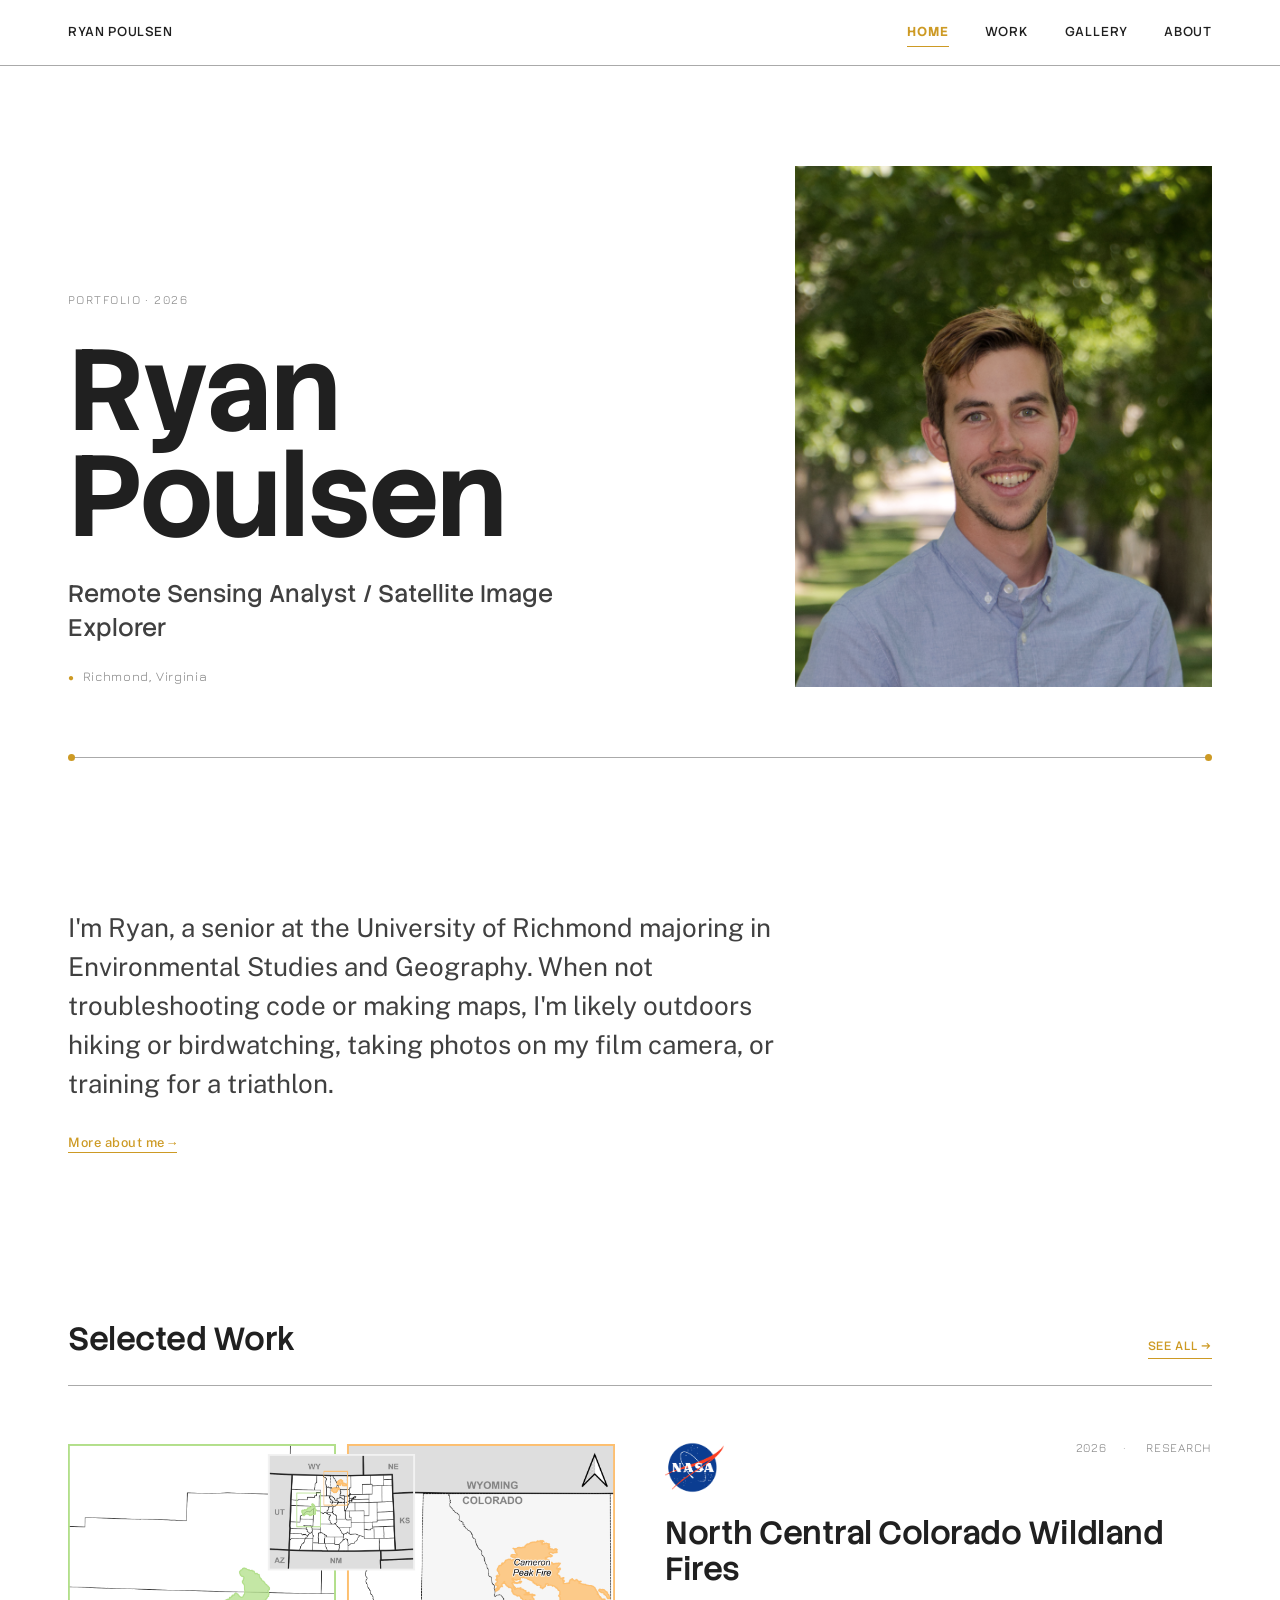
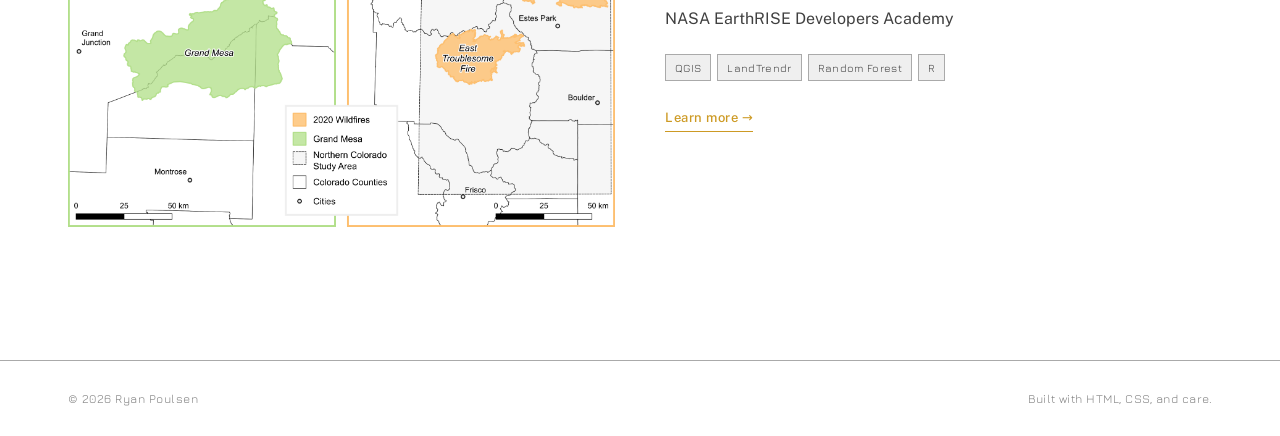
<file: index.html>
<!DOCTYPE html>
<html lang="en">
<head>
<meta charset="UTF-8">
<meta name="viewport" content="width=device-width, initial-scale=1.0">
<title data-page="">Loading...</title>

<link rel="preconnect" href="https://fonts.googleapis.com">
<link rel="preconnect" href="https://fonts.gstatic.com" crossorigin>
<link href="https://fonts.googleapis.com/css2?family=Jura:wght@300..700&family=Public+Sans:ital,wght@0,100..900;1,100..900&family=Stack+Sans+Text:wght@200..700&display=swap" rel="stylesheet">
<link rel="stylesheet" href="styles.css">
</head>
<body>

<header id="site-header" class="site-header"></header>

<main>

  <!-- HERO -->
  <section class="hero">
    <div class="hero-grid">
      <div class="hero-text">
        <p class="hero-eyebrow">Portfolio · 2026</p>
        <h1 class="hero-name" data-bind="name"></h1>
        <p class="hero-tagline" data-bind="tagline"></p>
        <p class="hero-location">
          <span class="loc-dot">●</span>
          <span data-bind="location"></span>
        </p>
      </div>
      <div class="hero-photo">
        <img data-bind="headshot" alt="" />
      </div>
    </div>
    <div class="hero-rule"></div>
  </section>

  <!-- SHORT BIO + CTA -->
  <section class="intro">
    <!-- <div class="section-head">
       <span class="section-num">01</span>
      <h2 class="section-title">Hey!</h2>
    </div> -->
    <p class="intro-text" data-bind="shortBio"></p>
    <p class="intro-cta">
      <a class="link-primary" href="about.html">More about me →</a>
    </p>
  </section>

  <!-- FEATURED PROJECTS -->
  <section class="projects">
    <div class="section-head">
      <!-- <span class="section-num">02</span> -->
      <h2 class="section-title">Selected Work</h2>
      <a class="section-aside" href="projects.html">See all →</a>
    </div>
    <div class="project-list" data-bind="projects" data-mode="featured"></div>
  </section>

</main>

<footer id="site-footer" class="site-footer"></footer>

<script src="config.js"></script>
<script src="components.js"></script>
</body>
</html>
</file>
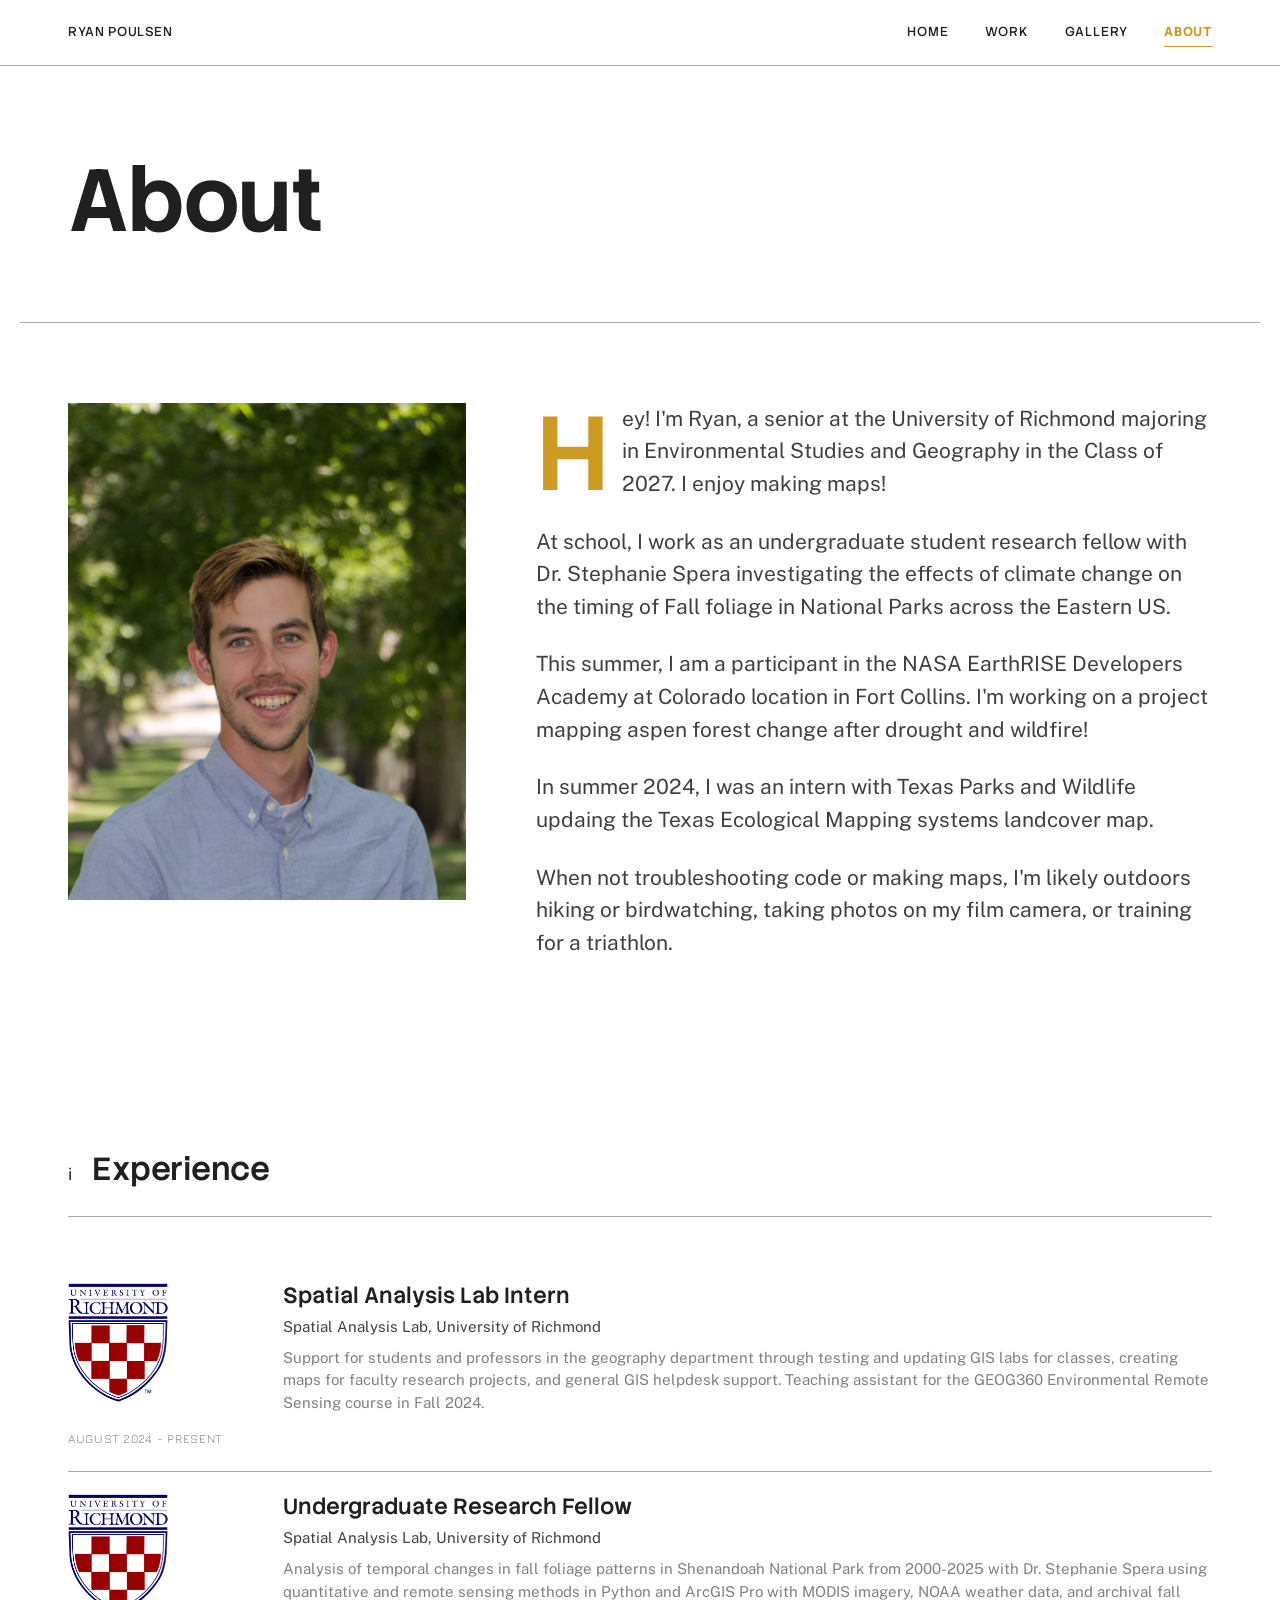
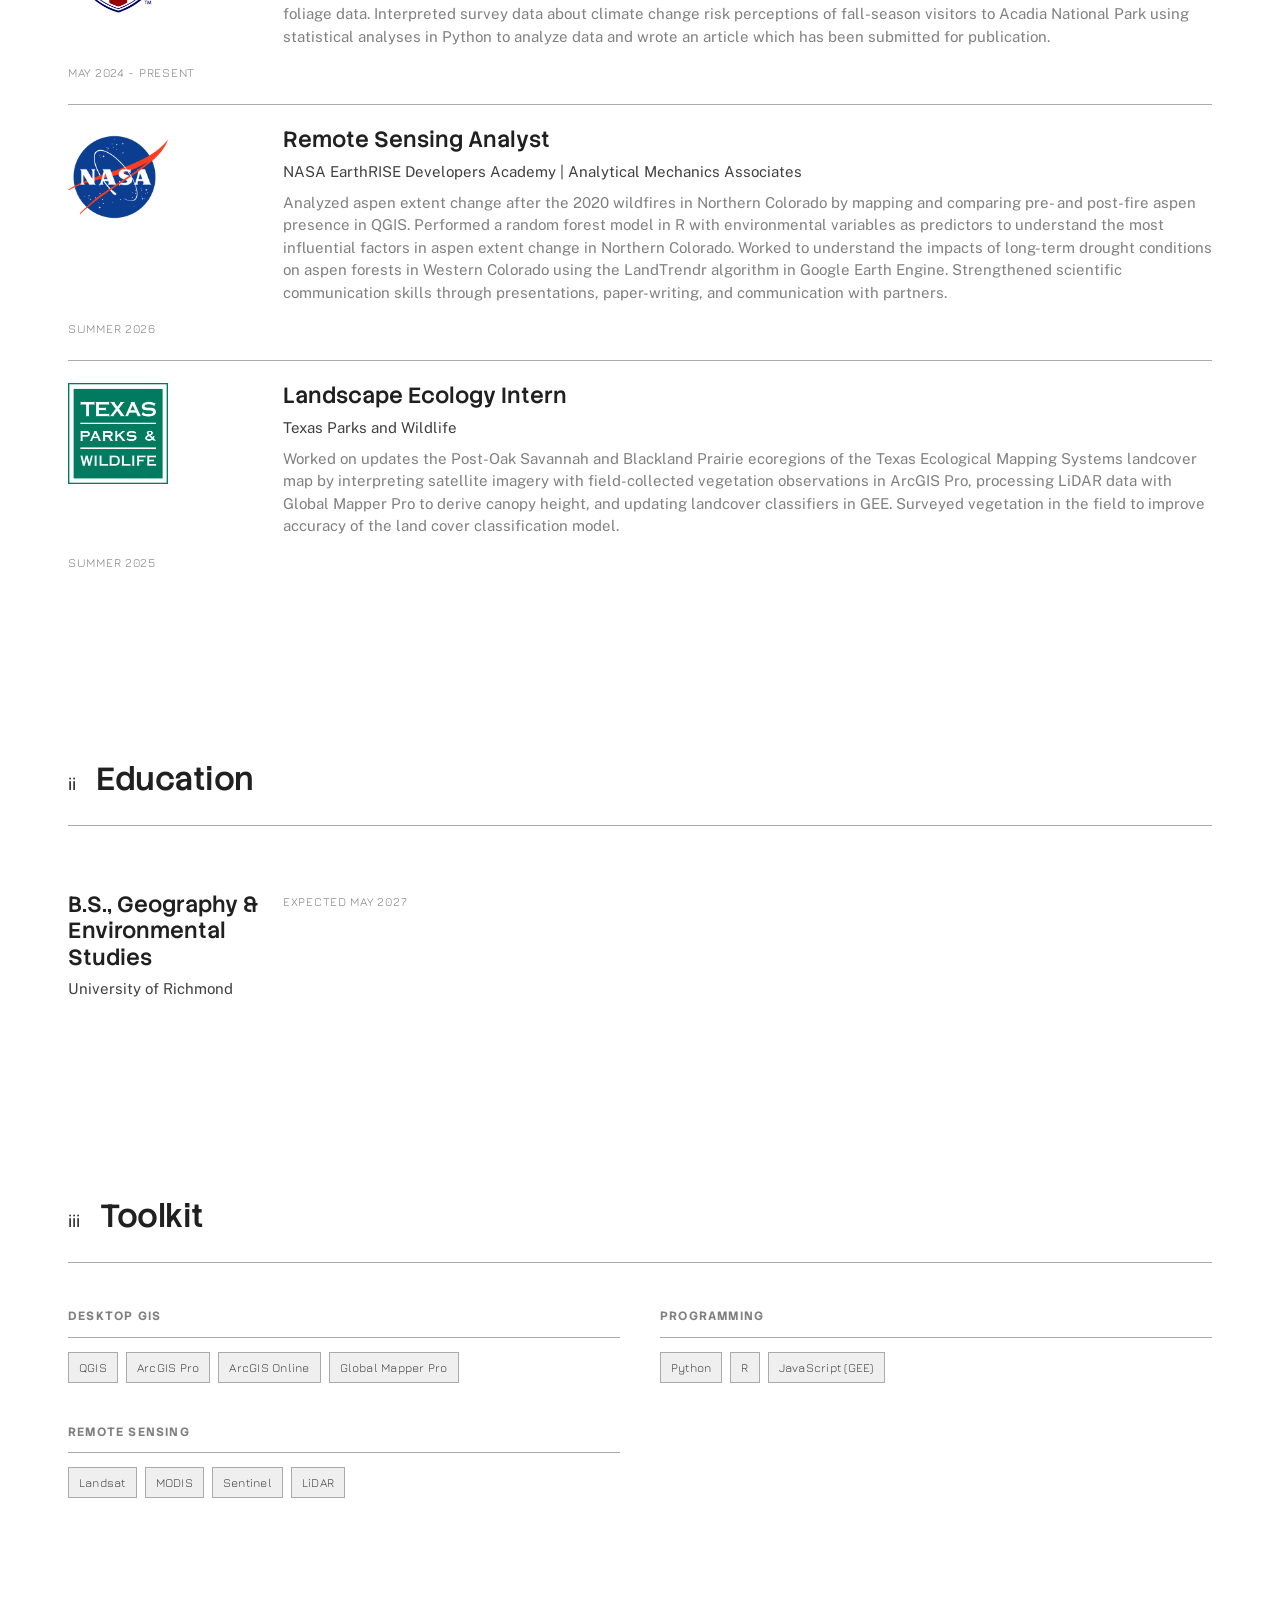
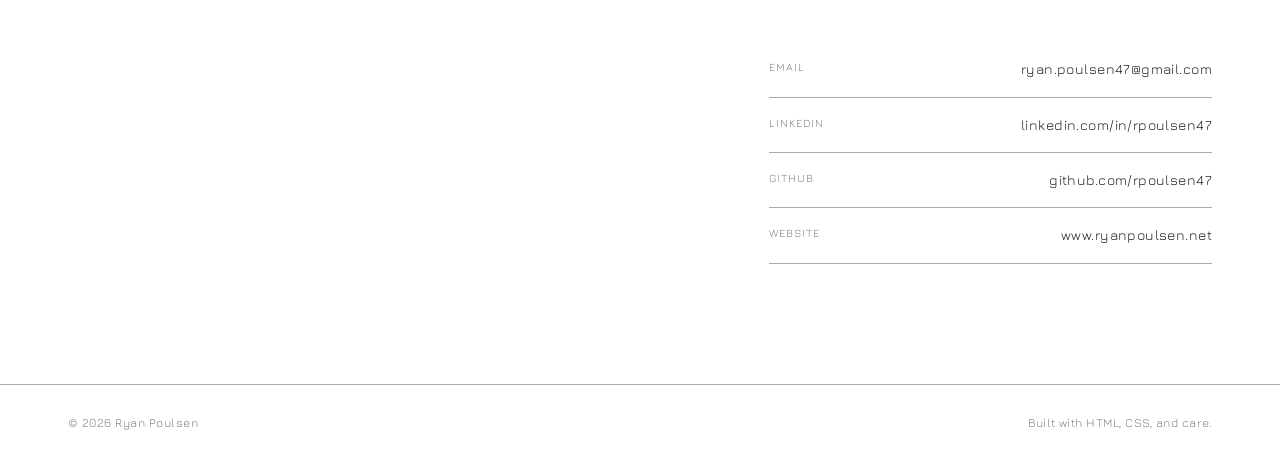
<file: about.html>
<!DOCTYPE html>
<html lang="en">
<head>
<meta charset="UTF-8">
<meta name="viewport" content="width=device-width, initial-scale=1.0">
<title data-page="About">Loading...</title>

<link rel="preconnect" href="https://fonts.googleapis.com">
<link rel="preconnect" href="https://fonts.gstatic.com" crossorigin>
<link href="https://fonts.googleapis.com/css2?family=Jura:wght@300..700&family=Public+Sans:ital,wght@0,100..900;1,100..900&family=Stack+Sans+Text:wght@200..700&display=swap" rel="stylesheet">
<link rel="stylesheet" href="styles.css">
</head>
<body>

<header id="site-header" class="site-header"></header>

<main>

  <section class="page-head">
    <!-- <p class="page-eyebrow">Section · 03</p> -->
    <h1 class="page-title">About</h1>
  </section>

  <section class="about-page">
    <div class="about-page-grid">
      <div class="about-photo">
        <img data-bind="headshot" alt="" />
      </div>
      <div class="about-prose" data-bind="longBio"></div>
    </div>
  </section>

  <section class="cv-section">
    <div class="section-head">
      <span class="section-num">i</span>
      <h2 class="section-title">Experience</h2>
    </div>
    <ul class="cv-list" data-bind="experience"></ul>
  </section>

  <section class="cv-section">
    <div class="section-head">
      <span class="section-num">ii</span>
      <h2 class="section-title">Education</h2>
    </div>
    <ul class="cv-list" data-bind="education"></ul>
  </section>

  <section class="cv-section">
    <div class="section-head">
      <span class="section-num">iii</span>
      <h2 class="section-title">Toolkit</h2>
    </div>
    <div class="skill-groups" data-bind="skillGroups"></div>
  </section>

  <section class="contact-full">
    <div class="contact-grid">
      <p class="contact-lead" data-bind="contactLead"></p>
      <ul class="contact-links" data-bind="contactLinks"></ul>
    </div>
  </section>

</main>

<footer id="site-footer" class="site-footer"></footer>

<script src="config.js"></script>
<script src="components.js"></script>
</body>
</html>
</file>
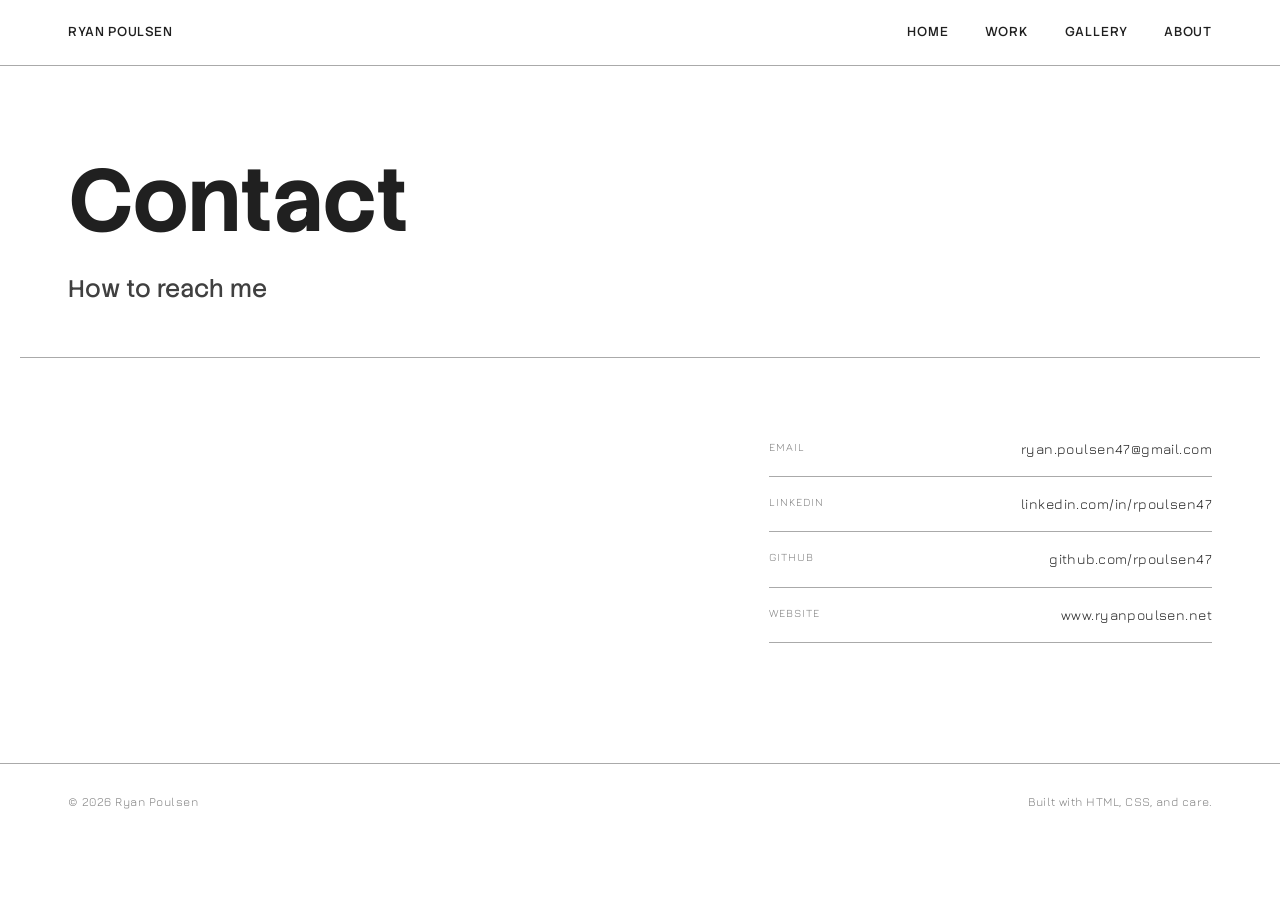
<file: contact.html>
<!DOCTYPE html>
<html lang="en">
<head>
<meta charset="UTF-8">
<meta name="viewport" content="width=device-width, initial-scale=1.0">
<title data-page="Contact">Loading...</title>

<link rel="preconnect" href="https://fonts.googleapis.com">
<link rel="preconnect" href="https://fonts.gstatic.com" crossorigin>
<link href="https://fonts.googleapis.com/css2?family=Jura:wght@300..700&family=Public+Sans:ital,wght@0,100..900;1,100..900&family=Stack+Sans+Text:wght@200..700&display=swap" rel="stylesheet">
<link rel="stylesheet" href="styles.css">
</head>
<body>

<header id="site-header" class="site-header"></header>

<main>

  <section class="page-head">
    <!-- <p class="page-eyebrow">Section · 04</p> -->
    <h1 class="page-title">Contact</h1>
      <p class="page-lead">How to reach me</p>
  </section>

  <section class="contact-full">
    <div class="contact-grid">
      <p class="contact-lead" data-bind="contactLead"></p>
      <ul class="contact-links" data-bind="contactLinks"></ul>
    </div>
  </section>

</main>

<footer id="site-footer" class="site-footer"></footer>

<script src="config.js"></script>
<script src="components.js"></script>
</body>
</html>
</file>
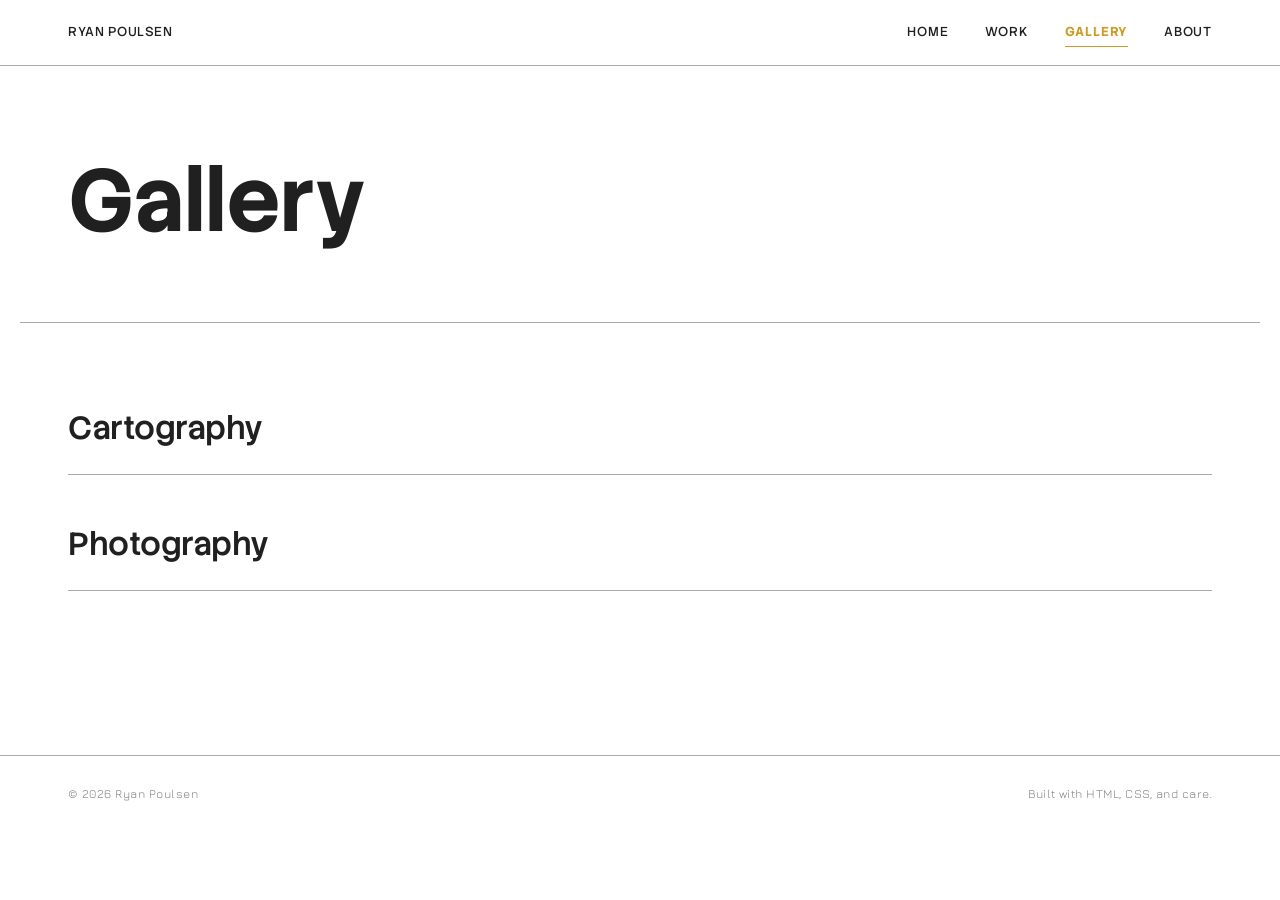
<file: gallery.html>
<!DOCTYPE html>
<html lang="en">
<head>
<meta charset="UTF-8">
<meta name="viewport" content="width=device-width, initial-scale=1.0">
<title data-page="Work">Loading...</title>

<link rel="preconnect" href="https://fonts.googleapis.com">
<link rel="preconnect" href="https://fonts.gstatic.com" crossorigin>
<link href="https://fonts.googleapis.com/css2?family=Jura:wght@300..700&family=Public+Sans:ital,wght@0,100..900;1,100..900&family=Stack+Sans+Text:wght@200..700&display=swap" rel="stylesheet">

<link rel="stylesheet" href="styles.css">
</head>
<body>

<header id="site-header" class="site-header"></header>

<main>

  <section class="page-head">
    <!-- <p class="page-eyebrow">Section · 02</p> -->
    <h1 class="page-title">Gallery</h1>
    <p class="page-lead">
      
    </p>
  </section>

  <section class="cv-section">
    <div class="section-head">
      <h2 class="section-title">Cartography</h2>
    </div>
    <div class="section-head">
      <h2 class="section-title">Photography</h2>
    </div>
  </section>

</main>

<footer id="site-footer" class="site-footer"></footer>

<script src="config.js"></script>
<script src="components.js"></script>
</body>
</html>
</file>
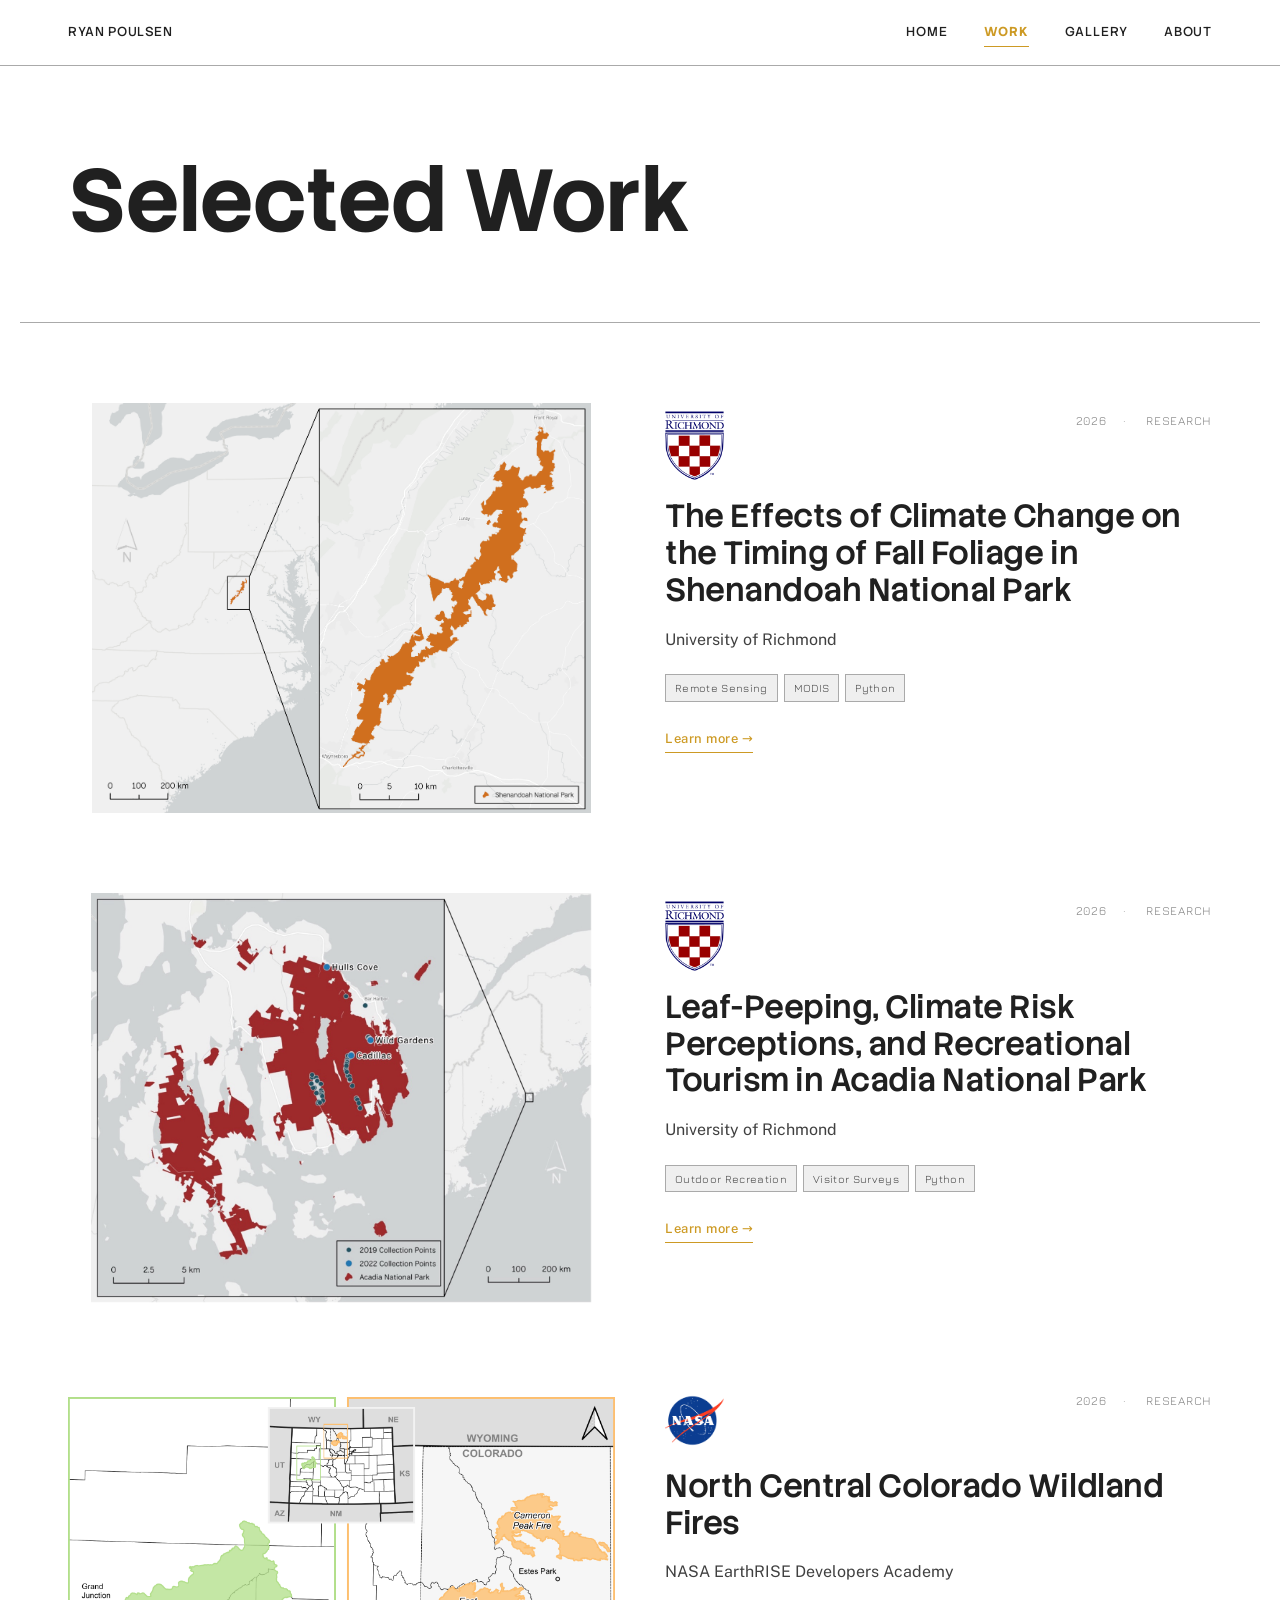
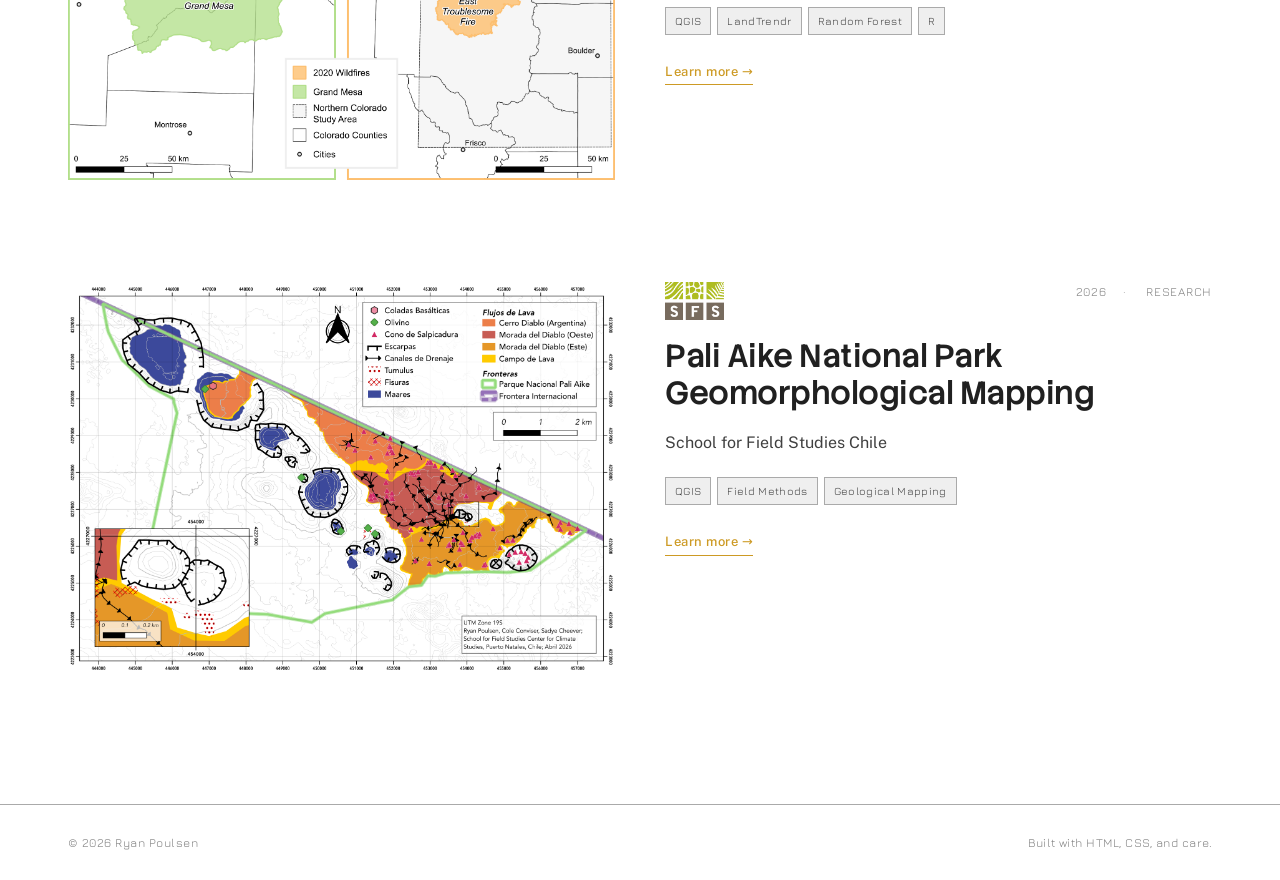
<file: projects.html>
<!DOCTYPE html>
<html lang="en">
<head>
<meta charset="UTF-8">
<meta name="viewport" content="width=device-width, initial-scale=1.0">
<title data-page="Work">Loading...</title>

<link rel="preconnect" href="https://fonts.googleapis.com">
<link rel="preconnect" href="https://fonts.gstatic.com" crossorigin>
<link href="https://fonts.googleapis.com/css2?family=Jura:wght@300..700&family=Public+Sans:ital,wght@0,100..900;1,100..900&family=Stack+Sans+Text:wght@200..700&display=swap" rel="stylesheet">

<link rel="stylesheet" href="styles.css">
</head>
<body>

<header id="site-header" class="site-header"></header>

<main>

  <section class="page-head">
    <!-- <p class="page-eyebrow">Section · 02</p> -->
    <h1 class="page-title">Selected Work</h1>
    <p class="page-lead">
      
    </p>
  </section>

  <section class="projects">
    <div class="project-list" data-bind="projects" data-mode="all"></div>
  </section>

</main>

<footer id="site-footer" class="site-footer"></footer>

<script src="config.js"></script>
<script src="components.js"></script>
</body>
</html>
</file>
<file: styles.css>
/* ============================================================
   GIS PORTFOLIO TEMPLATE — STYLESHEET
   ============================================================

   OPTIONAL: THEME PICKER
   ----------------------
   Five color themes are defined below. The "graphite" theme is
   active by default. To switch, comment out the active :root
   block (wrap it in slash-star and star-slash) and uncomment
   the one you want.

   Themes:
     1. graphite   — refined editorial black/cream (default)
     2. atlas      — classic atlas blue on warm paper
     3. terrain    — forest green and bone
     4. nocturne   — dark mode with amber accent
     5. risograph  — punchy red on off-white
   ============================================================ */

/* ---------- THEME 3: TERRAIN ---------- */
:root {
  --bg:           #ffffff;
  --bg-alt:       #efefef;
  --ink:          #202020;
  --ink-soft:     #404040;
  --ink-faint:    #808080;
  --rule:         #aaaaaa;
  --accent:       #cd9a24;
  --accent-soft:  #303030;
}


/* ============================================================
   ADVANCED: everything below this line controls layout and
   typography.
   ============================================================ */

* { box-sizing: border-box; margin: 0; padding: 0; }

html { scroll-behavior: smooth; }

body {
  background: var(--bg);
  color: var(--ink);
  font-family: 'Public Sans', system-ui;
  font-size: 17px;
  line-height: 1.6;
  -webkit-font-smoothing: antialiased;
  -moz-osx-font-smoothing: grayscale;
  position: relative;
  min-height: 100vh;
}

body::before {
  content: '';
  position: fixed;
  inset: 0;
  pointer-events: none;
  z-index: 1;
  background-image:
    radial-gradient(circle at 25% 35%, var(--paper-grain) 1px, transparent 1.5px),
    radial-gradient(circle at 75% 65%, var(--paper-grain) 1px, transparent 1.5px),
    radial-gradient(circle at 50% 80%, var(--paper-grain) 1px, transparent 1.5px);
  background-size: 4px 4px, 7px 7px, 5px 5px;
  opacity: 0.6;
}

main, header, footer { position: relative; z-index: 2; }

a {
  color: var(--ink);
  text-decoration: none;
  transition: color 0.2s ease;
}
a:hover { color: var(--accent); }

img { max-width: 100%; display: block; }


/* ============================================================
   HEADER (shared across all pages)
   ============================================================ */
.site-header {
  border-bottom: 1px solid var(--rule);
  background: var(--bg);
  position: sticky;
  top: 0;
  z-index: 50;
  backdrop-filter: blur(4px);
}

.header-inner {
  max-width: 1240px;
  margin: 0 auto;
  padding: 20px 48px;
  display: flex;
  justify-content: space-between;
  align-items: center;
}

.header-mark {
  display: flex;
  align-items: center;
  gap: 10px;
  font-family: 'Stack Sans Text', system-ui;
  font-size: 13px;
  letter-spacing: 0.04em;
  text-transform: uppercase;
}

.mark-glyph { font-size: 18px; color: var(--accent); }

.header-nav {
  display: flex;
  gap: 36px;
  font-family: 'Stack Sans Text', system-ui;
  font-size: 13px;
  font-weight: 400;
  letter-spacing: 0.06em;
  text-transform: uppercase;
}

.header-nav a {
  position: relative;
  padding: 2px 0;
}

.header-nav a.is-active {
  font-weight: 800;
  color: var(--accent);
}

.header-nav a.is-active::after {
  content: '';
  position: absolute;
  bottom: -2px;
  left: 0;
  right: 0;
  height: 1px;
  background: var(--accent);
}


/* ============================================================
   GENERIC PAGE HEAD (used on Projects, About, Contact)
   ============================================================ */
.page-head {
  max-width: 1240px;
  margin: 0 auto;
  padding: 90px 48px 50px;
  border-bottom: 1px solid var(--rule);
}

.page-eyebrow {
  font-family: 'Stack Sans Text', system-ui;
  font-size: 12px;
  letter-spacing: 0.12em;
  text-transform: uppercase;
  color: var(--ink-faint);
  margin-bottom: 22px;
}

.page-title {
  font-family: 'Stack Sans Text', system-ui;
  font-weight: 700;
  font-size: clamp(44px, 7vw, 88px);
  line-height: 1.0;
  letter-spacing: -0.025em;
  color: var(--ink);
  font-variation-settings: "opsz" 100;
  margin-bottom: 28px;
}

.page-lead {
  font-family: 'Stack Sans Text', system-ui;
  font-weight: 400;
  /* font-style: italic; */
  font-size: 24px;
  line-height: 1.45;
  color: var(--ink-soft);
  max-width: 640px;
}


/* ============================================================
   HERO (homepage)
   ============================================================ */
.hero {
  max-width: 1240px;
  margin: 0 auto;
  padding: 100px 48px 70px;
}

.hero-grid {
  display: grid;
  grid-template-columns: 1.6fr 1fr;
  gap: 60px;
  align-items: end;
}

.hero-eyebrow {
  font-family: 'Jura', monospace;
  font-size: 12px;
  letter-spacing: 0.12em;
  text-transform: uppercase;
  color: var(--ink-faint);
  margin-bottom: 28px;
}

.hero-name {
  font-family: 'Stack Sans Text', system-ui;
  font-weight: 800;
  font-size: clamp(56px, 9vw, 124px);
  line-height: 0.92;
  letter-spacing: -0.03em;
  color: var(--ink);
  font-variation-settings: "opsz" 120;
  margin-bottom: 28px;
}

.hero-tagline {
  font-family: 'Stack Sans Text', system-ui;
  font-weight: 400;
  /* font-style: italic; */
  font-size: 24px;
  line-height: 1.4;
  color: var(--ink-soft);
  max-width: 540px;
  margin-bottom: 22px;
}

.hero-location {
  font-family: 'Jura', monospace;
  font-size: 13px;
  letter-spacing: 0.05em;
  color: var(--ink-faint);
  display: flex;
  align-items: center;
  gap: 8px;
}

.loc-dot { color: var(--accent); font-size: 10px; }

.hero-photo {
  aspect-ratio: 4 / 5;
  overflow: hidden;
  /* border: 1px solid var(--rule); */
  background: var(--bg-alt);
  position: relative;
}

.hero-photo img {
  width: 100%;
  height: 100%;
  object-fit: cover;
  filter: grayscale(0.15) contrast(1.02);
}

.hero-rule {
  margin-top: 70px;
  height: 1px;
  background: var(--rule);
  position: relative;
}

.hero-rule::before,
.hero-rule::after {
  content: '';
  position: absolute;
  top: -3px;
  width: 7px;
  height: 7px;
  border-radius: 50%;
  background: var(--accent);
}
.hero-rule::before { left: 0; }
.hero-rule::after  { right: 0; }


/* ============================================================
   SECTION SHARED
   ============================================================ */
section {
  max-width: 1240px;
  margin: 0 auto;
  padding: 80px 48px;
}

.section-head {
  display: flex;
  align-items: baseline;
  gap: 20px;
  margin-bottom: 44px;
  padding-bottom: 20px;
  border-bottom: 1px solid var(--rule);
}

/* .section-num {
  font-family: 'Stack Sans Text', system-ui;
  font-size: 13px;
  letter-spacing: 0.08em;
  color: var(--accent);
} */

.section-title {
  font-family: 'Stack Sans Text', system-ui;
  font-weight: 500;
  font-size: 32px;
  letter-spacing: -0.015em;
  color: var(--ink);
  flex: 1;
}

.section-aside {
  font-family: 'Stack Sans Text', system-ui;
  font-size: 12px;
  letter-spacing: 0.06em;
  text-transform: uppercase;
  color: var(--accent);
  border-bottom: 1px solid var(--accent);
  padding-bottom: 2px;
}


/* ============================================================
   INTRO + CONTACT TEASE (homepage)
   ============================================================ */
.intro-text {
  font-family: 'Public Sans', system-ui;
  font-weight: 400;
  font-size: 26px;
  line-height: 1.5;
  color: var(--ink-soft);
  max-width: 760px;
  margin-bottom: 30px;
}

.intro-cta {
  font-family: 'Public Sans', system-ui;
  font-size: 13px;
}

.contact-lead {
  font-family: 'Stack Sans Text', system-ui;
  font-weight: 400;
  font-style: italic;
  font-size: 26px;
  line-height: 1.4;
  color: var(--ink-soft);
  max-width: 720px;
  margin-bottom: 24px;
}


/* ============================================================
   PROJECTS GRID — now cards link to detail pages
   ============================================================ */
.project-list {
  display: flex;
  flex-direction: column;
  gap: 80px;
}

.project-card {
  display: grid;
  grid-template-columns: 1fr 1fr;
  /* grid-template-rows: 1fr 1fr; */
  gap: 50px;
  align-items: start;
  text-decoration: none;
  color: var(--ink);
  padding: 8px;
  margin: -8px;
  border-radius: 2px;
  transition: background 0.3s ease;
}

.project-card:hover {
  background: var(--bg-alt);
  color: var(--ink);
}

/* .project-card:nth-child(even) .project-image { order: 2; } */

.project-image {
  aspect-ratio: 4 / 3;
  /* overflow: hidden; */
  /* border: 1px solid var(--rule);
  background: var(--bg-alt); */
  position: relative;
}

.project-image::after {
  content: '';
  position: absolute;
  inset: 0;
  /* background: linear-gradient(135deg, transparent 0%, transparent 60%, rgba(0, 0, 0, 0.04) 100%); */
  pointer-events: none;
}

.project-image img {
  width: 100%;
  height: 100%;
  object-fit: contain;
  transition: transform 0.6s cubic-bezier(0.2, 0.8, 0.2, 1);
}

.project-card:hover .project-image img { transform: scale(1.03); }

/* .project-card:nth-child(even) .project-logo { order: 4; } */

.project-logo {
  /* overflow: hidden; */
  /* border: 1px solid var(--rule);
  background: var(--bg-alt); */
  position: relative;
  align-self: start;
  align-items: start;
  justify-content: start;
}

/* .project-logo::after {
  content: '';
  position: relative;
  margin-left: 16px;
  pointer-events: none;
} */

.project-logo img {
  width: 15%;
  height: 15%;
  object-fit: contain;
  transition: transform 0.6s cubic-bezier(0.2, 0.8, 0.2, 1);
}

.project-card:hover .project-logo img { transform: scale(1.03); }

.project-body { padding-top: 8px; }

.project-meta {
  display: flex;
  grid-template-columns: 1fr 1fr;
  gap: 20px;
  font-family: 'Jura', monospace;
  font-size: 12px;
  letter-spacing: 0.06em;
  color: var(--ink-faint);
  text-transform: uppercase;
  margin-bottom: 18px;
}

.project-year::after {
  content: '·';
  margin-left: 16px;
  color: var(--rule);
}

.project-type::after { 
  margin-left: 16px;
  color: var(--accent);
}

.project-title {
  font-family: 'Stack Sans Text', system-ui;
  font-weight: 500;
  font-size: 32px;
  line-height: 1.15;
  letter-spacing: -0.015em;
  margin-bottom: 18px;
  color: var(--ink);
}

.project-card:hover .project-title { color: var(--accent); }

.project-blurb {
  font-size: 16px;
  line-height: 1.6;
  color: var(--ink-soft);
  margin-bottom: 22px;
  max-width: 460px;
}

.project-tags {
  list-style: none;
  display: flex;
  flex-wrap: wrap;
  gap: 6px;
  margin-bottom: 22px;
}

.project-tags li {
  font-family: 'Jura', monospace;
  font-size: 11px;
  padding: 4px 9px;
  border: 1px solid var(--rule);
  color: var(--ink-soft);
  letter-spacing: 0.03em;
  background: var(--bg-alt);
}

.project-card:hover .project-tags li { color: var(--accent); border-color: var(--accent);}

.project-cta {
  display: inline-block;
  font-family: 'Public Sans', system-ui;
  font-size: 13px;
  font-weight: 500;
  color: var(--accent);
  letter-spacing: 0.04em;
  border-bottom: 1px solid var(--accent);
  padding-bottom: 2px;
}


/* ============================================================
   ABOUT PAGE
   ============================================================ */
.about-page-grid {
  display: grid;
  grid-template-columns: 1fr 1.7fr;
  gap: 70px;
  align-items: start;
}

.about-photo {
  aspect-ratio: 4 / 5;
  overflow: hidden;
  /* border: 1px solid var(--rule); */
  background: var(--bg-alt);
  position: sticky;
  top: 100px;
}

.about-photo img {
  width: 100%;
  height: 100%;
  object-fit: cover;
  filter: grayscale(0.15) contrast(1.02);
}

.about-prose p {
  font-family: 'Public Sans', system-ui;
  font-weight: 400;
  font-size: 21px;
  line-height: 1.55;
  color: var(--ink-soft);
  margin-bottom: 1.2em;
}

.about-prose p:first-child::first-letter {
  font-family: 'Stack Sans Text', system-ui;
  font-size: 5em;
  line-height: 0.85;
  float: left;
  padding: 6px 12px 0 0;
  color: var(--accent);
  font-weight: 600;
}


/* CV-style lists (Experience, Education) */
.cv-list {
  list-style: flex;
  flex-direction: column;
  gap: 80px;
}

.cv-row {
  /* display: inline-grid; */
  display: grid;
  /* display: grid; */
  grid-template-columns: 200px 1fr;
  gap: 15px;
  padding: 22px 0;
  border-bottom: 1px solid var(--rule);
}

.cv-row:last-child { border-bottom: none; }

.cv-row-time {
  font-family: 'Jura', monospace;
  font-size: 12px;
  letter-spacing: 0.06em;
  color: var(--ink-faint);
  /* padding-top: 4px; */
  text-transform: uppercase;
  /* justify-content: flex-start; */
  order: 1;
}

.cv-row-title {
  font-family: 'Stack Sans Text', system-ui;
  font-weight: 500;
  font-size: 22px;
  line-height: 1.2;
  color: var(--ink);
  margin-bottom: 6px;
  justify-content: flex-start;
  order: 2;
}

.cv-row-org {
  font-size: 15px;
  color: var(--ink-soft);
  margin-bottom: 8px;
  justify-content: flex-start;
  order: 3;
}

.cv-row-note {
  font-size: 15px;
  color: var(--ink-faint);
  line-height: 1.5;
}

.cv-logo {
  position: relative;
  align-self: start;
  align-items: start;
  justify-content: start;
  order: 0;
}

.cv-logo img {
  width: 50%;
  height: 50%;
  object-fit: contain;
}

/* Skills grouped */
.skill-groups {
  display: grid;
  grid-template-columns: repeat(2, 1fr);
  gap: 40px;
}

.skill-group-label {
  font-family: 'Stack Sans Text', system-ui;
  font-size: 12px;
  letter-spacing: 0.1em;
  text-transform: uppercase;
  color: var(--ink-faint);
  margin-bottom: 14px;
  padding-bottom: 10px;
  border-bottom: 1px solid var(--rule);
}

.skill-group-list {
  list-style: none;
  display: flex;
  flex-wrap: wrap;
  gap: 8px;
}

.skill-group-list li {
  font-family: 'Jura', monospace;
  font-size: 12px;
  padding: 5px 10px;
  background: var(--bg-alt);
  border: 1px solid var(--rule);
  color: var(--ink-soft);
  letter-spacing: 0.02em;
}


/* ============================================================
   CONTACT PAGE
   ============================================================ */
.contact-grid {
  display: grid;
  grid-template-columns: 1.4fr 1fr;
  gap: 80px;
  align-items: start;
}

.contact-links {
  list-style: none;
  display: flex;
  flex-direction: column;
  gap: 0;
}

.contact-links li a {
  font-family: 'Jura', monospace;
  font-size: 14px;
  display: flex;
  justify-content: space-between;
  padding: 16px 0;
  border-bottom: 1px solid var(--rule);
  letter-spacing: 0.03em;
}

.contact-links li:first-child a { padding-top: 0; }

.contact-links li a:hover { border-bottom-color: var(--accent); }

.contact-links .link-label {
  color: var(--ink-faint);
  text-transform: uppercase;
  font-size: 11px;
  letter-spacing: 0.1em;
}

.contact-links .link-value { color: var(--ink); }


/* ============================================================
   PROJECT DETAIL PAGE
   ============================================================ */
.project-head {
  max-width: 880px;
  margin: 0 auto;
  padding: 90px 48px 50px;
}

.project-subtitle {
  font-family: 'Stack Sans Text', system-ui;
  font-weight: 400;
  font-style: italic;
  font-size: 24px;
  line-height: 1.45;
  color: var(--ink-soft);
  margin-bottom: 36px;
  max-width: 640px;
}

.project-meta-row {
  list-style: none;
  display: grid;
  grid-template-columns: repeat(4, 1fr);
  gap: 24px;
  padding: 24px 0 8px;
  border-top: 1px solid var(--rule);
  border-bottom: 1px solid var(--rule);
}

.project-meta-row li {
  display: flex;
  flex-direction: column;
  gap: 6px;
}

.meta-label {
  font-family: 'Stack Sans Text', system-ui;
  font-size: 11px;
  letter-spacing: 0.1em;
  text-transform: uppercase;
  color: var(--ink-faint);
}

.meta-value {
  font-size: 14px;
  color: var(--ink);
}

.project-hero {
  max-width: 1240px;
  margin: 0 auto;
  padding: 50px 48px 30px;
}

.project-hero figure {
  margin: 0;
  border: 1px solid var(--rule);
  background: var(--bg-alt);
  overflow: hidden;
}

.project-hero img {
  width: 100%;
  height: auto;
  display: block;
}

.project-hero figcaption,
.prose-figure figcaption {
  font-family: 'Stack Sans Text', system-ui;
  font-size: 12px;
  line-height: 1.5;
  letter-spacing: 0.02em;
  color: var(--ink-faint);
  padding: 14px 18px;
  border-top: 1px solid var(--rule);
  background: var(--bg);
}

.project-prose {
  max-width: 720px;
  margin: 0 auto;
  padding: 60px 48px;
}

.prose-h2 {
  font-family: 'Stack Sans Text', system-ui;
  font-weight: 500;
  font-size: 28px;
  letter-spacing: -0.015em;
  margin: 50px 0 20px;
  color: var(--ink);
}

.prose-h2:first-child { margin-top: 0; }

.project-prose p {
  font-size: 18px;
  line-height: 1.65;
  color: var(--ink-soft);
  margin-bottom: 1.1em;
}

.prose-figure {
  margin: 36px -60px;
  border: 1px solid var(--rule);
  background: var(--bg-alt);
}

.prose-figure img { width: 100%; }

.project-links-section {
  max-width: 880px;
  margin: 0 auto;
  padding: 40px 48px 20px;
}

.link-list { list-style: none; }

.link-list li {
  padding: 18px 0;
  border-bottom: 1px solid var(--rule);
  display: flex;
  align-items: baseline;
  gap: 24px;
  flex-wrap: wrap;
}

.link-note {
  color: var(--ink-faint);
  font-size: 14px;
  flex: 1;
  min-width: 200px;
}

.project-back {
  max-width: 880px;
  margin: 0 auto;
  padding: 30px 48px 80px;
}


/* ============================================================
   LINK STYLES
   ============================================================ */
.link-primary {
  font-family: 'Public Sans', monospace;
  font-size: 13px;
  font-weight: 500;
  color: var(--accent);
  letter-spacing: 0.04em;
  border-bottom: 1px solid var(--accent);
  padding-bottom: 2px;
}

.link-primary:hover {
  color: var(--ink);
  border-bottom-color: var(--ink);
}


/* ============================================================
   FOOTER
   ============================================================ */
.site-footer {
  border-top: 1px solid var(--rule);
  margin-top: 40px;
}

.footer-inner {
  max-width: 1240px;
  margin: 0 auto;
  padding: 28px 48px;
  display: flex;
  justify-content: space-between;
  font-family: 'Jura', monospace;
  font-size: 12px;
  letter-spacing: 0.04em;
  color: var(--ink-faint);
}


/* ============================================================
   RESPONSIVE
   ============================================================ */
@media (max-width: 860px) {
  .header-inner,
  .page-head,
  .project-head,
  .project-hero,
  .project-prose,
  .project-links-section,
  .project-back,
  section,
  .footer-inner {
    padding-left: 24px;
    padding-right: 24px;
  }

  .hero { padding: 60px 24px 50px; }
  section { padding-top: 60px; padding-bottom: 60px; }

  .hero-grid,
  .about-page-grid,
  .project-card,
  .contact-grid,
  .skill-groups {
    grid-template-columns: 1fr;
    gap: 40px;
  }

  .project-card:nth-child(even) .project-image { order: 0; }

  .hero-photo,
  .about-photo {
    max-width: 280px;
    aspect-ratio: 4 / 5;
  }

  .about-photo { position: static; }

  .cv-row {
    grid-template-columns: 1fr;
    gap: 8px;
  }

  .project-meta-row {
    grid-template-columns: repeat(2, 1fr);
  }

  .prose-figure { margin-left: 0; margin-right: 0; }

  .header-nav { gap: 18px; font-size: 12px; }

  .footer-inner { flex-direction: column; gap: 8px; }
}

@media (max-width: 480px) {
  .section-title { font-size: 26px; }
  .project-title { font-size: 24px; }
  .contact-lead, .intro-text { font-size: 21px; }
  .project-meta-row { grid-template-columns: 1fr 1fr; gap: 16px; }
}
</file>
